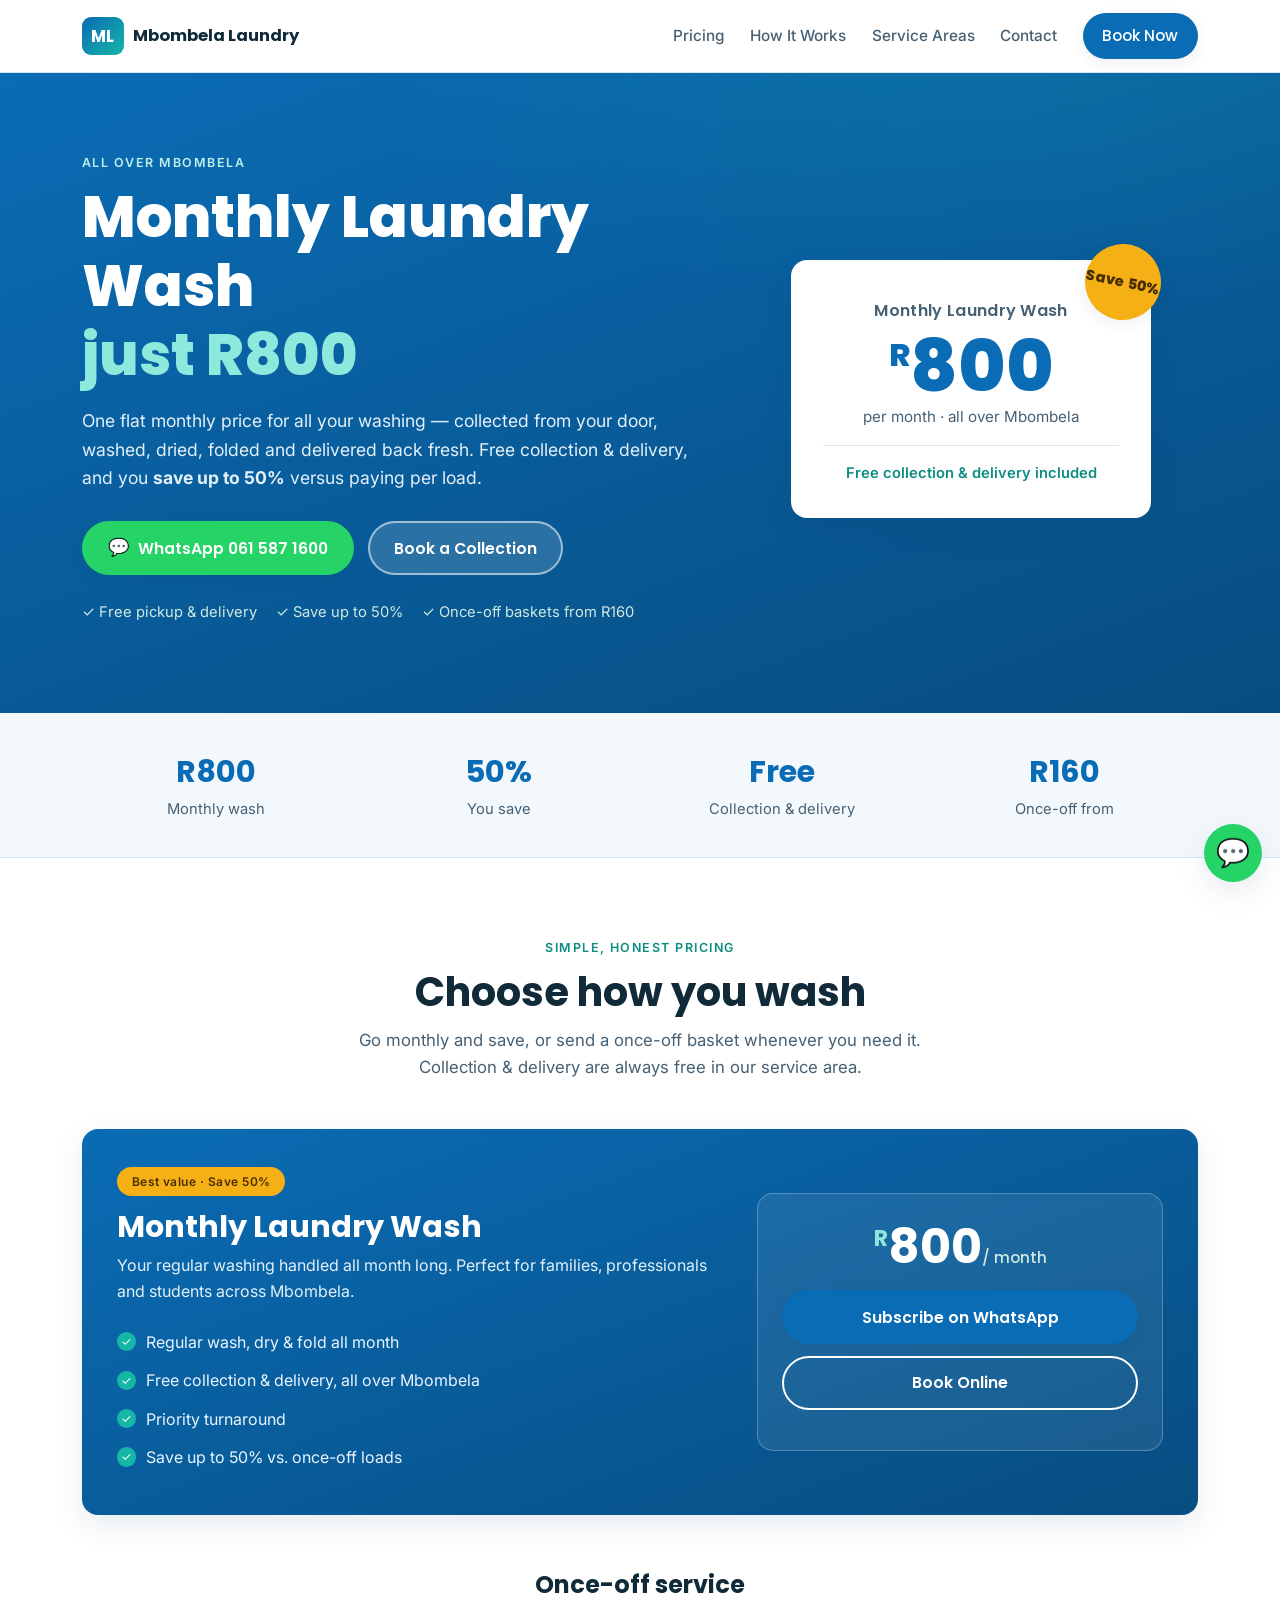
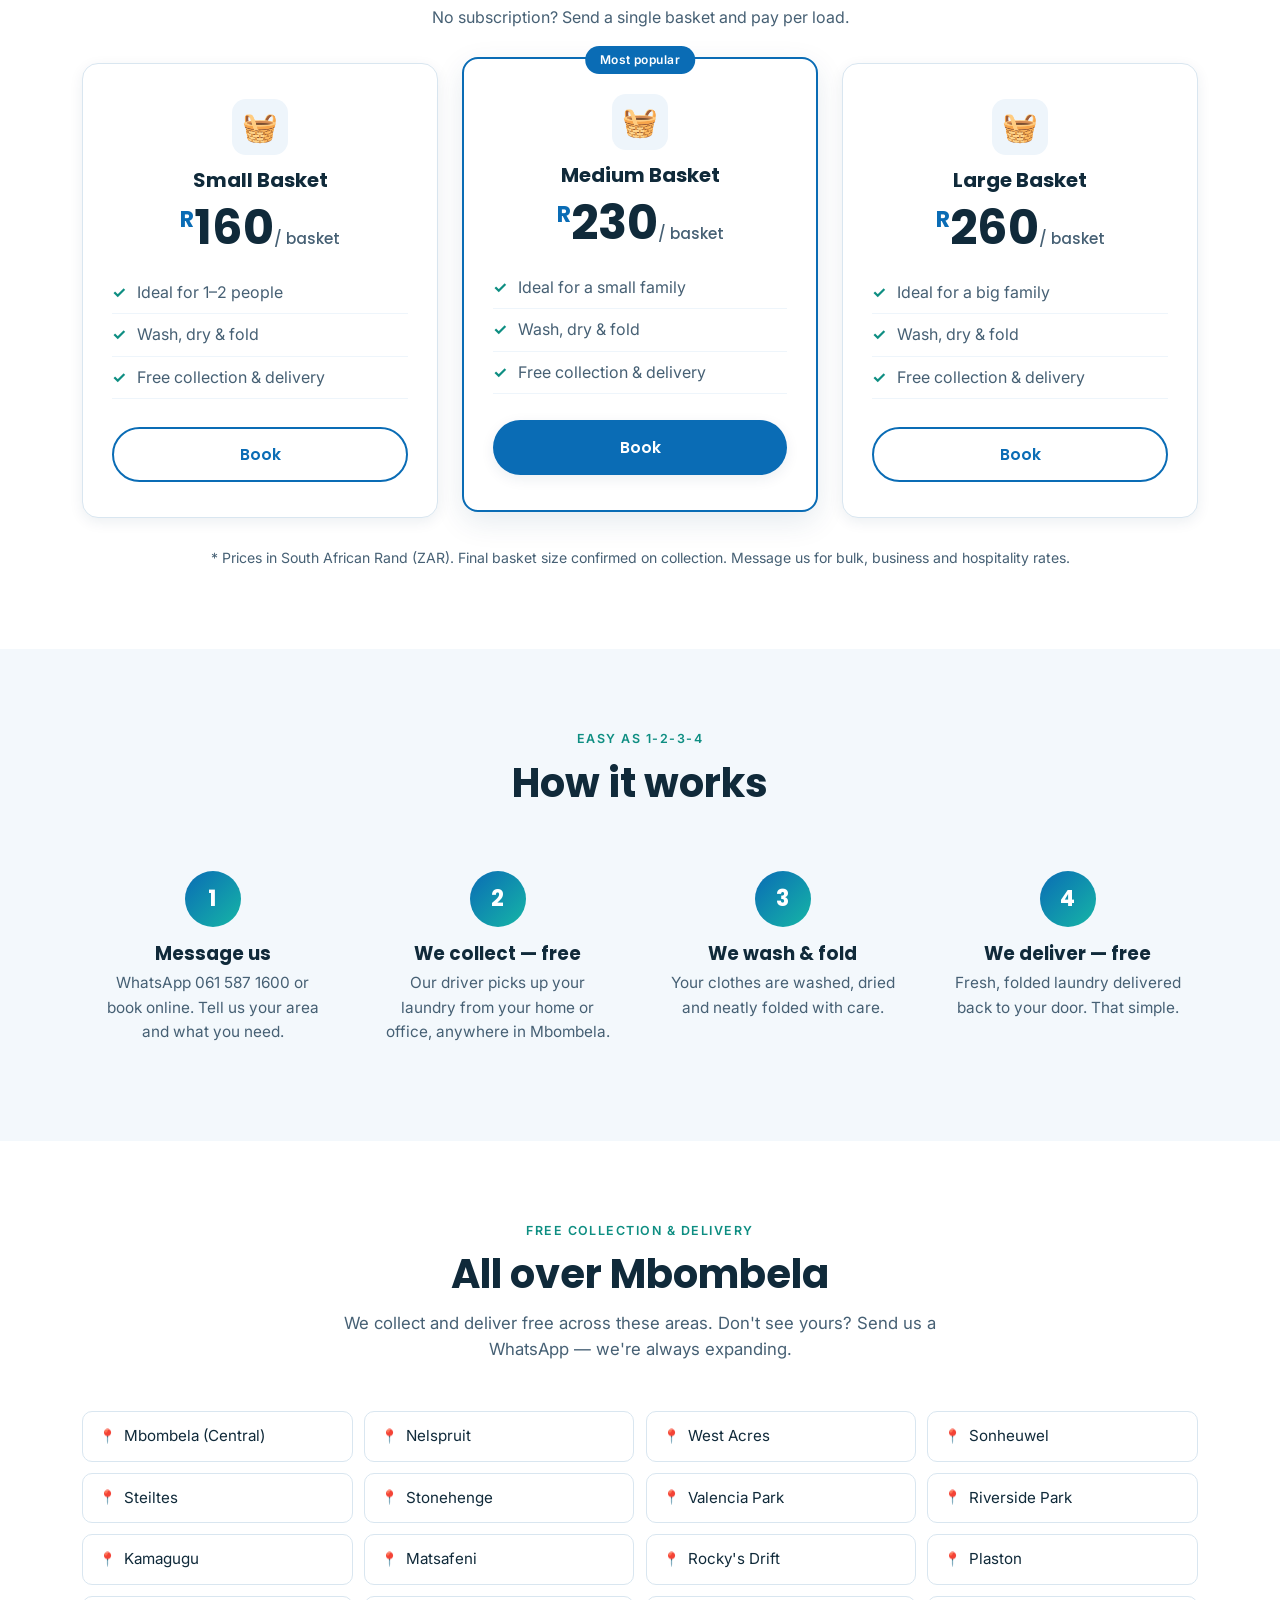
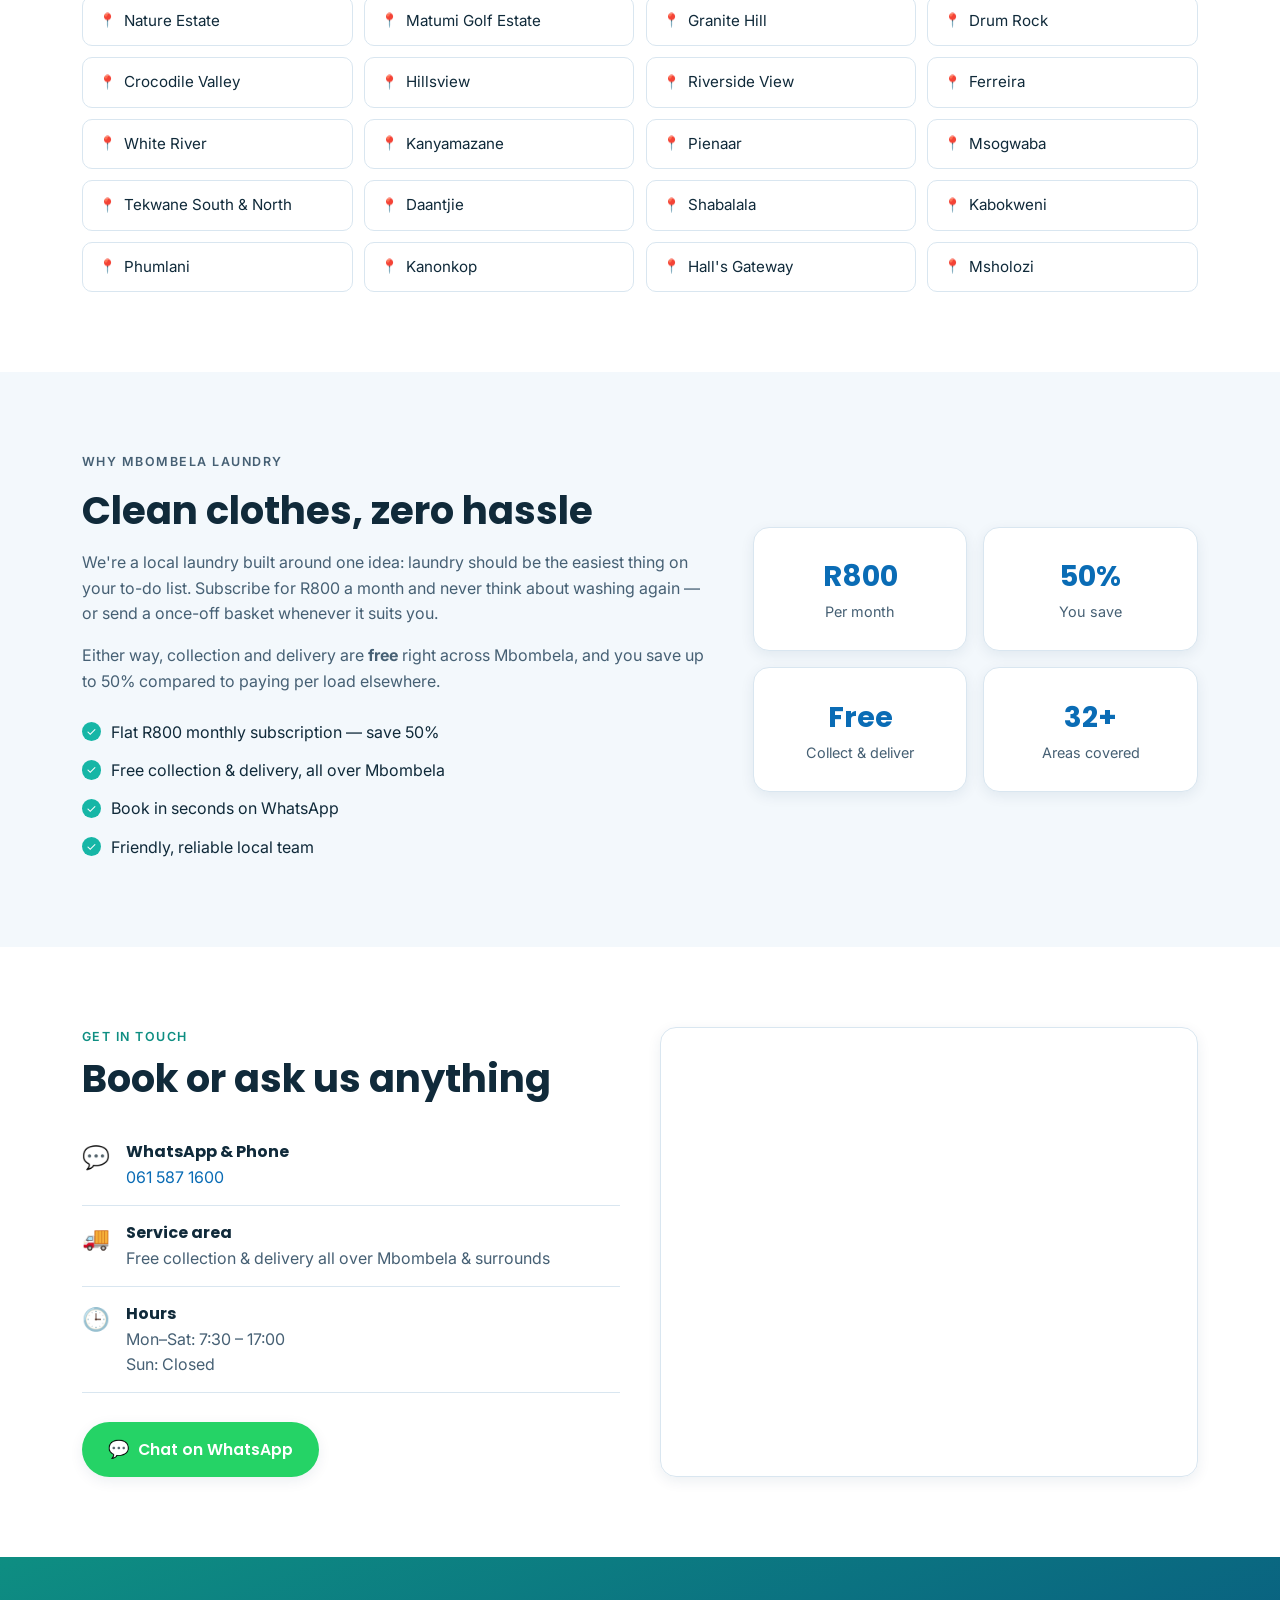
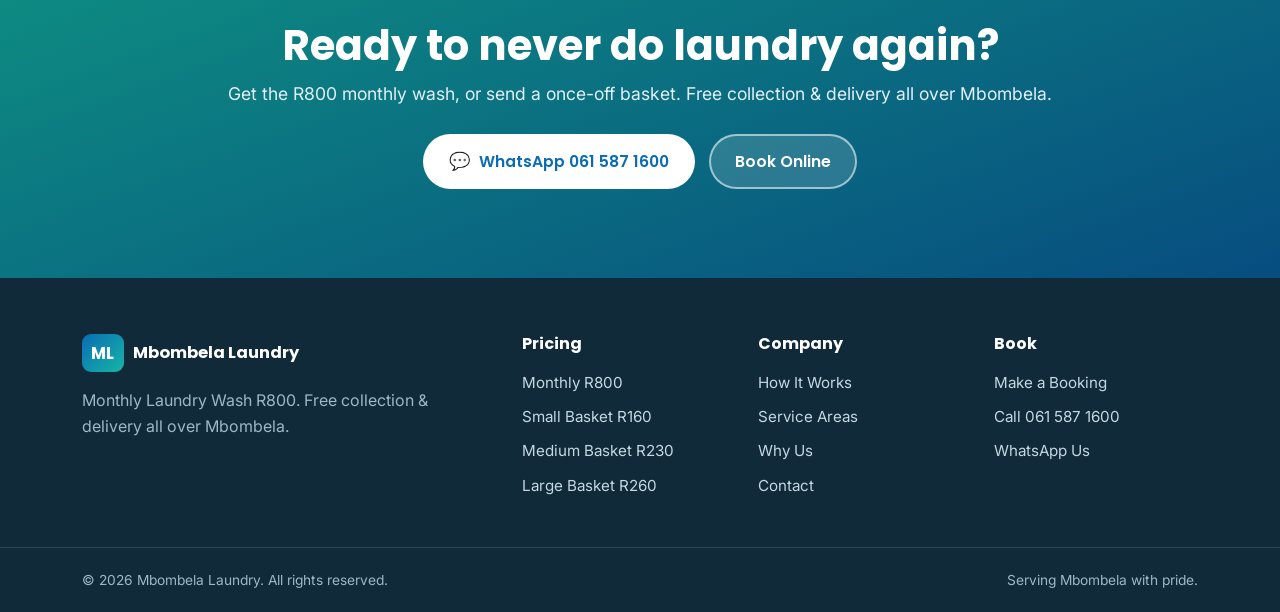
<file: index.html>
<!DOCTYPE html>
<html lang="en">
<head>
  <meta charset="UTF-8" />
  <meta name="viewport" content="width=device-width, initial-scale=1.0" />
  <meta name="description" content="Monthly Laundry Wash for R800 all over Mbombela — save 50% with our subscription. Free collection and delivery. Once-off baskets from R160. Book on WhatsApp 061 587 1600." />
  <title>Mbombela Laundry | Monthly Wash R800 · Free Collection &amp; Delivery</title>
  <link rel="preconnect" href="https://fonts.googleapis.com" />
  <link rel="preconnect" href="https://fonts.gstatic.com" crossorigin />
  <link href="https://fonts.googleapis.com/css2?family=Poppins:wght@500;600;700;800&family=Inter:wght@400;500;600&display=swap" rel="stylesheet" />
  <link rel="stylesheet" href="style.css" />
</head>
<body>
  <!-- Header / Navigation -->
  <header class="site-header" id="top">
    <nav class="nav container">
      <a href="index.html" class="brand">
        <span class="brand-mark">ML</span>
        <span class="brand-text">Mbombela Laundry</span>
      </a>

      <button class="nav-toggle" id="navToggle" aria-label="Toggle menu" aria-expanded="false">
        <span></span><span></span><span></span>
      </button>

      <ul class="nav-links" id="navLinks">
        <li><a href="#pricing">Pricing</a></li>
        <li><a href="#how">How It Works</a></li>
        <li><a href="#areas">Service Areas</a></li>
        <li><a href="#contact">Contact</a></li>
        <li><a href="booking.html" class="btn btn-primary btn-sm">Book Now</a></li>
      </ul>
    </nav>
  </header>

  <!-- Hero -->
  <section class="hero">
    <div class="container hero-inner">
      <div class="hero-content">
        <p class="eyebrow">All over Mbombela</p>
        <h1>Monthly Laundry Wash<br /><span class="accent">just R800</span></h1>
        <p class="hero-sub">
          One flat monthly price for all your washing — collected from your door,
          washed, dried, folded and delivered back fresh. Free collection &amp; delivery,
          and you <strong>save up to 50%</strong> versus paying per load.
        </p>
        <div class="hero-actions">
          <a href="https://wa.me/27615871600?text=Hi%20Mbombela%20Laundry%2C%20I'd%20like%20the%20R800%20monthly%20wash%20subscription." target="_blank" rel="noopener" class="btn btn-whatsapp">
            <span class="wa-ico">💬</span> WhatsApp 061 587 1600
          </a>
          <a href="booking.html" class="btn btn-ghost">Book a Collection</a>
        </div>
        <ul class="hero-badges">
          <li>✓ Free pickup &amp; delivery</li>
          <li>✓ Save up to 50%</li>
          <li>✓ Once-off baskets from R160</li>
        </ul>
      </div>
      <div class="hero-media">
        <div class="hero-deal">
          <span class="deal-save">Save 50%</span>
          <p class="deal-label">Monthly Laundry Wash</p>
          <p class="deal-price"><span>R</span>800</p>
          <p class="deal-per">per month · all over Mbombela</p>
          <p class="deal-foot">Free collection &amp; delivery included</p>
        </div>
      </div>
    </div>
  </section>

  <!-- Highlights strip -->
  <section class="stats">
    <div class="container stats-grid">
      <div class="stat"><span class="stat-num">R800</span><span class="stat-label">Monthly wash</span></div>
      <div class="stat"><span class="stat-num">50%</span><span class="stat-label">You save</span></div>
      <div class="stat"><span class="stat-num">Free</span><span class="stat-label">Collection &amp; delivery</span></div>
      <div class="stat"><span class="stat-num">R160</span><span class="stat-label">Once-off from</span></div>
    </div>
  </section>

  <!-- Pricing -->
  <section class="section" id="pricing">
    <div class="container">
      <div class="section-head">
        <p class="eyebrow">Simple, honest pricing</p>
        <h2>Choose how you wash</h2>
        <p class="section-sub">Go monthly and save, or send a once-off basket whenever you need it. Collection &amp; delivery are always free in our service area.</p>
      </div>

      <!-- Monthly subscription -->
      <div class="plan-feature">
        <div class="plan-feature-body">
          <span class="ribbon">Best value · Save 50%</span>
          <h3>Monthly Laundry Wash</h3>
          <p class="plan-feature-sub">Your regular washing handled all month long. Perfect for families, professionals and students across Mbombela.</p>
          <ul class="check-list">
            <li>Regular wash, dry &amp; fold all month</li>
            <li>Free collection &amp; delivery, all over Mbombela</li>
            <li>Priority turnaround</li>
            <li>Save up to 50% vs. once-off loads</li>
          </ul>
        </div>
        <div class="plan-feature-price">
          <p class="price"><span>R</span>800<small>/ month</small></p>
          <a href="https://wa.me/27615871600?text=Hi%20Mbombela%20Laundry%2C%20I'd%20like%20the%20R800%20monthly%20wash%20subscription." target="_blank" rel="noopener" class="btn btn-primary btn-block">Subscribe on WhatsApp</a>
          <a href="booking.html" class="btn btn-outline btn-block">Book Online</a>
        </div>
      </div>

      <h3 class="subhead">Once-off service</h3>
      <p class="subhead-sub">No subscription? Send a single basket and pay per load.</p>
      <div class="pricing-grid">
        <div class="price-card">
          <div class="basket-ico">🧺</div>
          <h3>Small Basket</h3>
          <p class="price"><span>R</span>160<small>/ basket</small></p>
          <ul>
            <li>Ideal for 1–2 people</li>
            <li>Wash, dry &amp; fold</li>
            <li>Free collection &amp; delivery</li>
          </ul>
          <a href="booking.html" class="btn btn-outline btn-block">Book</a>
        </div>

        <div class="price-card featured">
          <span class="ribbon">Most popular</span>
          <div class="basket-ico">🧺</div>
          <h3>Medium Basket</h3>
          <p class="price"><span>R</span>230<small>/ basket</small></p>
          <ul>
            <li>Ideal for a small family</li>
            <li>Wash, dry &amp; fold</li>
            <li>Free collection &amp; delivery</li>
          </ul>
          <a href="booking.html" class="btn btn-primary btn-block">Book</a>
        </div>

        <div class="price-card">
          <div class="basket-ico">🧺</div>
          <h3>Large Basket</h3>
          <p class="price"><span>R</span>260<small>/ basket</small></p>
          <ul>
            <li>Ideal for a big family</li>
            <li>Wash, dry &amp; fold</li>
            <li>Free collection &amp; delivery</li>
          </ul>
          <a href="booking.html" class="btn btn-outline btn-block">Book</a>
        </div>
      </div>
      <p class="price-note">* Prices in South African Rand (ZAR). Final basket size confirmed on collection. Message us for bulk, business and hospitality rates.</p>
    </div>
  </section>

  <!-- How it works -->
  <section class="section section-alt" id="how">
    <div class="container">
      <div class="section-head">
        <p class="eyebrow">Easy as 1-2-3-4</p>
        <h2>How it works</h2>
      </div>
      <div class="steps">
        <div class="step">
          <span class="step-num">1</span>
          <h3>Message us</h3>
          <p>WhatsApp 061 587 1600 or book online. Tell us your area and what you need.</p>
        </div>
        <div class="step">
          <span class="step-num">2</span>
          <h3>We collect — free</h3>
          <p>Our driver picks up your laundry from your home or office, anywhere in Mbombela.</p>
        </div>
        <div class="step">
          <span class="step-num">3</span>
          <h3>We wash &amp; fold</h3>
          <p>Your clothes are washed, dried and neatly folded with care.</p>
        </div>
        <div class="step">
          <span class="step-num">4</span>
          <h3>We deliver — free</h3>
          <p>Fresh, folded laundry delivered back to your door. That simple.</p>
        </div>
      </div>
    </div>
  </section>

  <!-- Service Areas -->
  <section class="section" id="areas">
    <div class="container">
      <div class="section-head">
        <p class="eyebrow">Free collection &amp; delivery</p>
        <h2>All over Mbombela</h2>
        <p class="section-sub">We collect and deliver free across these areas. Don't see yours? Send us a WhatsApp — we're always expanding.</p>
      </div>
      <ul class="areas-grid">
        <li>Mbombela (Central)</li>
        <li>Nelspruit</li>
        <li>West Acres</li>
        <li>Sonheuwel</li>
        <li>Steiltes</li>
        <li>Stonehenge</li>
        <li>Valencia Park</li>
        <li>Riverside Park</li>
        <li>Kamagugu</li>
        <li>Matsafeni</li>
        <li>Rocky's Drift</li>
        <li>Plaston</li>
        <li>Nature Estate</li>
        <li>Matumi Golf Estate</li>
        <li>Granite Hill</li>
        <li>Drum Rock</li>
        <li>Crocodile Valley</li>
        <li>Hillsview</li>
        <li>Riverside View</li>
        <li>Ferreira</li>
        <li>White River</li>
        <li>Kanyamazane</li>
        <li>Pienaar</li>
        <li>Msogwaba</li>
        <li>Tekwane South &amp; North</li>
        <li>Daantjie</li>
        <li>Shabalala</li>
        <li>Kabokweni</li>
        <li>Phumlani</li>
        <li>Kanonkop</li>
        <li>Hall's Gateway</li>
        <li>Msholozi</li>
      </ul>
    </div>
  </section>

  <!-- Why us -->
  <section class="section section-alt" id="about">
    <div class="container about-grid">
      <div class="about-text">
        <p class="eyebrow">Why Mbombela Laundry</p>
        <h2>Clean clothes, zero hassle</h2>
        <p>
          We're a local laundry built around one idea: laundry should be the easiest
          thing on your to-do list. Subscribe for R800 a month and never think about
          washing again — or send a once-off basket whenever it suits you.
        </p>
        <p>
          Either way, collection and delivery are <strong>free</strong> right across
          Mbombela, and you save up to 50% compared to paying per load elsewhere.
        </p>
        <ul class="check-list">
          <li>Flat R800 monthly subscription — save 50%</li>
          <li>Free collection &amp; delivery, all over Mbombela</li>
          <li>Book in seconds on WhatsApp</li>
          <li>Friendly, reliable local team</li>
        </ul>
      </div>
      <div class="about-stats">
        <div class="about-stat"><strong>R800</strong><span>Per month</span></div>
        <div class="about-stat"><strong>50%</strong><span>You save</span></div>
        <div class="about-stat"><strong>Free</strong><span>Collect &amp; deliver</span></div>
        <div class="about-stat"><strong>32+</strong><span>Areas covered</span></div>
      </div>
    </div>
  </section>

  <!-- Contact -->
  <section class="section" id="contact">
    <div class="container contact-grid">
      <div class="contact-info">
        <p class="eyebrow">Get in touch</p>
        <h2>Book or ask us anything</h2>
        <ul class="contact-list">
          <li>
            <span class="contact-ico">💬</span>
            <div>
              <strong>WhatsApp &amp; Phone</strong>
              <p><a href="https://wa.me/27615871600" target="_blank" rel="noopener">061 587 1600</a></p>
            </div>
          </li>
          <li>
            <span class="contact-ico">🚚</span>
            <div>
              <strong>Service area</strong>
              <p>Free collection &amp; delivery all over Mbombela &amp; surrounds</p>
            </div>
          </li>
          <li>
            <span class="contact-ico">🕒</span>
            <div>
              <strong>Hours</strong>
              <p>Mon–Sat: 7:30 – 17:00<br />Sun: Closed</p>
            </div>
          </li>
        </ul>
        <a href="https://wa.me/27615871600" target="_blank" rel="noopener" class="btn btn-whatsapp"><span class="wa-ico">💬</span> Chat on WhatsApp</a>
      </div>
      <div class="contact-map">
        <iframe
          title="Mbombela service area"
          src="https://www.google.com/maps?q=Mbombela,Mpumalanga&z=11&output=embed"
          width="100%" height="100%" style="border:0;" allowfullscreen=""
          loading="lazy" referrerpolicy="no-referrer-when-downgrade"></iframe>
      </div>
    </div>
  </section>

  <!-- CTA -->
  <section class="cta">
    <div class="container cta-inner">
      <h2>Ready to never do laundry again?</h2>
      <p>Get the R800 monthly wash, or send a once-off basket. Free collection &amp; delivery all over Mbombela.</p>
      <div class="hero-actions" style="justify-content:center">
        <a href="https://wa.me/27615871600?text=Hi%20Mbombela%20Laundry%2C%20I'd%20like%20to%20book%20a%20wash." target="_blank" rel="noopener" class="btn btn-light"><span class="wa-ico">💬</span> WhatsApp 061 587 1600</a>
        <a href="booking.html" class="btn btn-ghost">Book Online</a>
      </div>
    </div>
  </section>

  <!-- Footer -->
  <footer class="site-footer">
    <div class="container footer-grid">
      <div>
        <a href="index.html" class="brand brand-footer">
          <span class="brand-mark">ML</span>
          <span class="brand-text">Mbombela Laundry</span>
        </a>
        <p class="footer-tag">Monthly Laundry Wash R800. Free collection &amp; delivery all over Mbombela.</p>
      </div>
      <div>
        <h4>Pricing</h4>
        <ul>
          <li><a href="#pricing">Monthly R800</a></li>
          <li><a href="#pricing">Small Basket R160</a></li>
          <li><a href="#pricing">Medium Basket R230</a></li>
          <li><a href="#pricing">Large Basket R260</a></li>
        </ul>
      </div>
      <div>
        <h4>Company</h4>
        <ul>
          <li><a href="#how">How It Works</a></li>
          <li><a href="#areas">Service Areas</a></li>
          <li><a href="#about">Why Us</a></li>
          <li><a href="#contact">Contact</a></li>
        </ul>
      </div>
      <div>
        <h4>Book</h4>
        <ul>
          <li><a href="booking.html">Make a Booking</a></li>
          <li><a href="tel:+27615871600">Call 061 587 1600</a></li>
          <li><a href="https://wa.me/27615871600" target="_blank" rel="noopener">WhatsApp Us</a></li>
        </ul>
      </div>
    </div>
    <div class="footer-bottom">
      <div class="container">
        <p>&copy; <span id="year"></span> Mbombela Laundry. All rights reserved.</p>
        <p>Serving Mbombela with pride.</p>
      </div>
    </div>
  </footer>

  <!-- Floating WhatsApp button -->
  <a href="https://wa.me/27615871600" target="_blank" rel="noopener" class="wa-float" aria-label="Chat on WhatsApp">💬</a>

  <script src="main.js"></script>
</body>
</html>
</file>
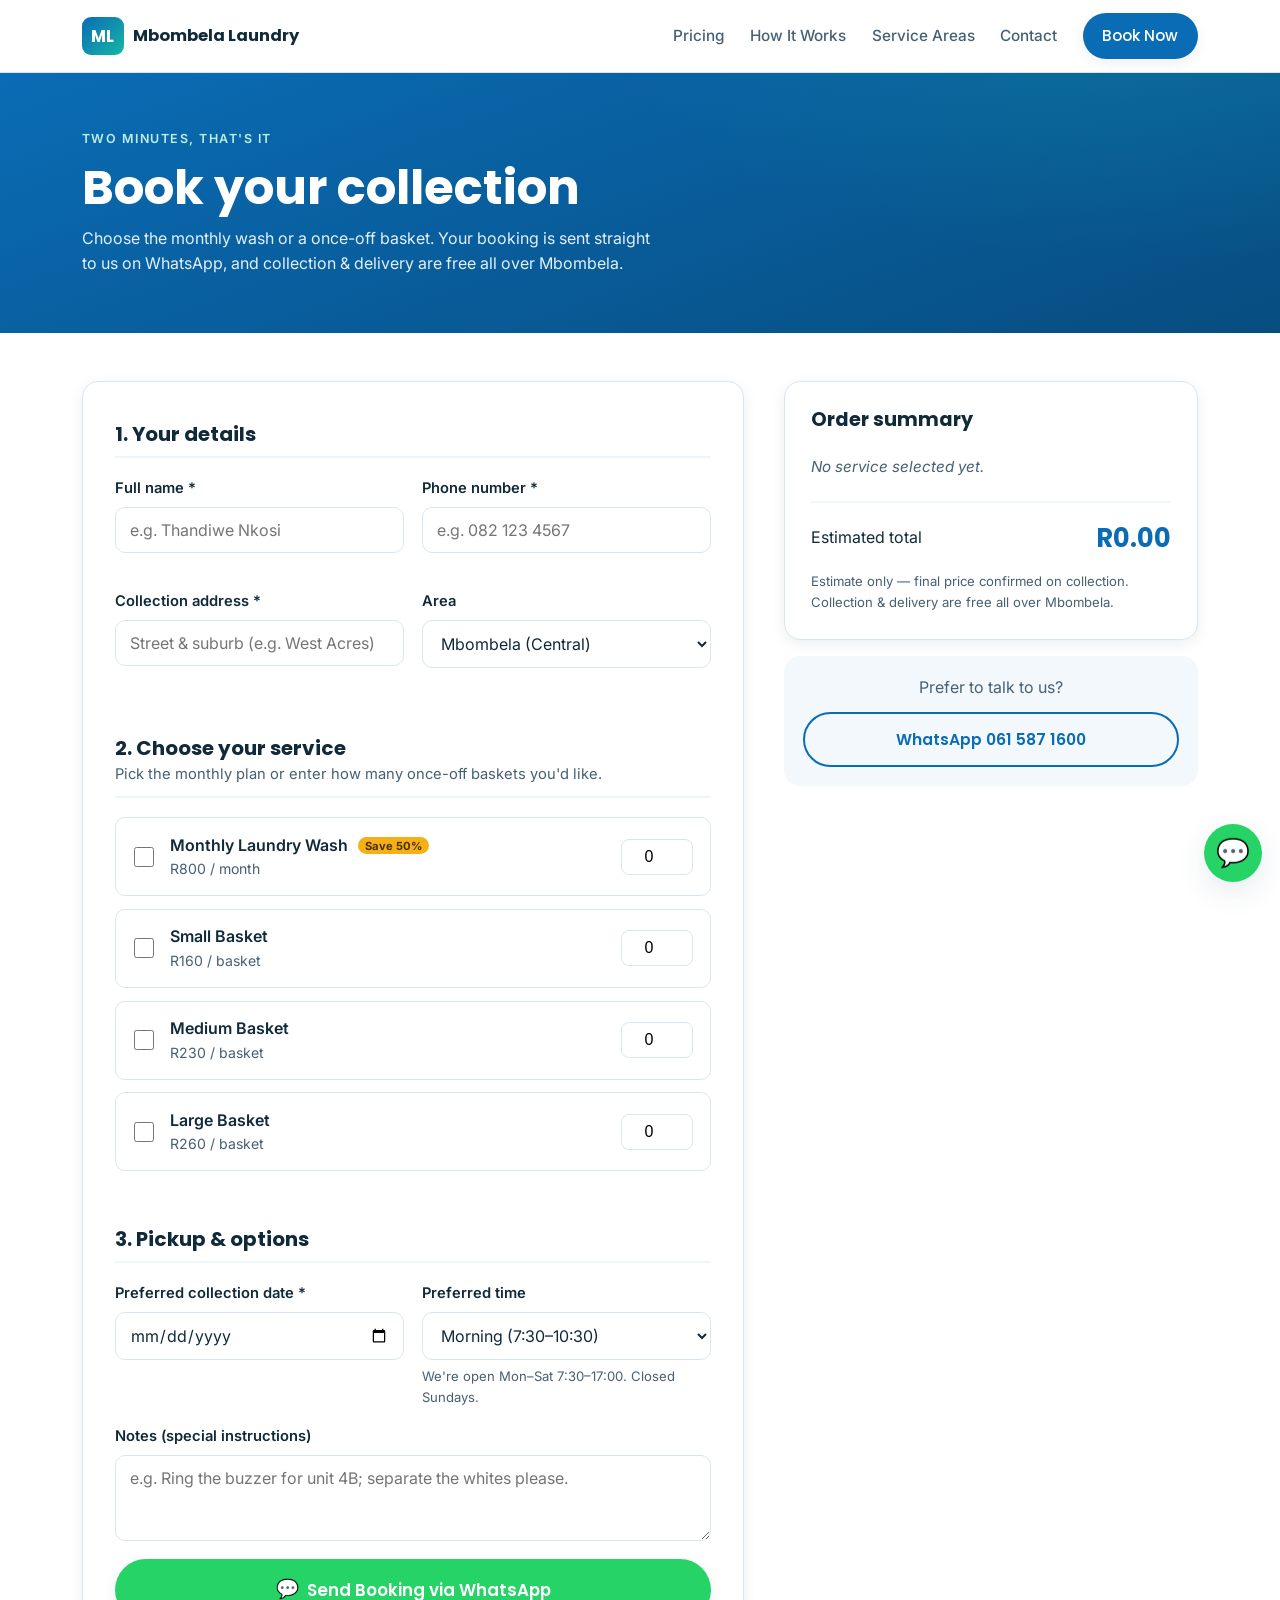
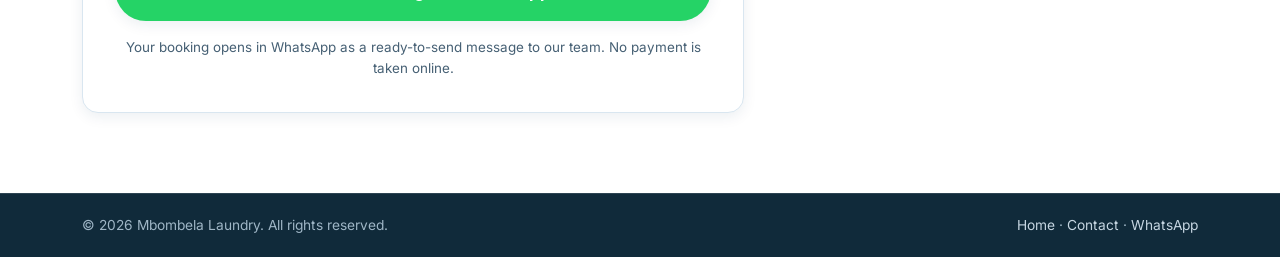
<file: booking.html>
<!DOCTYPE html>
<html lang="en">
<head>
  <meta charset="UTF-8" />
  <meta name="viewport" content="width=device-width, initial-scale=1.0" />
  <meta name="description" content="Book a laundry collection with Mbombela Laundry. Monthly R800 wash or once-off baskets from R160. Free collection and delivery all over Mbombela." />
  <title>Book a Collection | Mbombela Laundry</title>
  <link rel="preconnect" href="https://fonts.googleapis.com" />
  <link rel="preconnect" href="https://fonts.gstatic.com" crossorigin />
  <link href="https://fonts.googleapis.com/css2?family=Poppins:wght@500;600;700;800&family=Inter:wght@400;500;600&display=swap" rel="stylesheet" />
  <link rel="stylesheet" href="style.css" />
</head>
<body>
  <!-- Header / Navigation -->
  <header class="site-header">
    <nav class="nav container">
      <a href="index.html" class="brand">
        <span class="brand-mark">ML</span>
        <span class="brand-text">Mbombela Laundry</span>
      </a>

      <button class="nav-toggle" id="navToggle" aria-label="Toggle menu" aria-expanded="false">
        <span></span><span></span><span></span>
      </button>

      <ul class="nav-links" id="navLinks">
        <li><a href="index.html#pricing">Pricing</a></li>
        <li><a href="index.html#how">How It Works</a></li>
        <li><a href="index.html#areas">Service Areas</a></li>
        <li><a href="index.html#contact">Contact</a></li>
        <li><a href="booking.html" class="btn btn-primary btn-sm">Book Now</a></li>
      </ul>
    </nav>
  </header>

  <!-- Booking -->
  <section class="booking-hero">
    <div class="container">
      <p class="eyebrow">Two minutes, that's it</p>
      <h1>Book your collection</h1>
      <p class="booking-sub">Choose the monthly wash or a once-off basket. Your booking is sent straight to us on WhatsApp, and collection &amp; delivery are free all over Mbombela.</p>
    </div>
  </section>

  <section class="section booking-section">
    <div class="container booking-grid">
      <!-- Form -->
      <form class="booking-form" id="bookingForm" novalidate>
        <div class="form-step-head">
          <h2>1. Your details</h2>
        </div>
        <div class="form-row">
          <div class="field">
            <label for="name">Full name *</label>
            <input type="text" id="name" name="name" placeholder="e.g. Thandiwe Nkosi" required />
            <span class="error" data-for="name"></span>
          </div>
          <div class="field">
            <label for="phone">Phone number *</label>
            <input type="tel" id="phone" name="phone" placeholder="e.g. 082 123 4567" required />
            <span class="error" data-for="phone"></span>
          </div>
        </div>
        <div class="form-row">
          <div class="field">
            <label for="address">Collection address *</label>
            <input type="text" id="address" name="address" placeholder="Street &amp; suburb (e.g. West Acres)" required />
            <span class="error" data-for="address"></span>
          </div>
          <div class="field">
            <label for="area">Area</label>
            <select id="area" name="area">
              <option value="Mbombela (Central)">Mbombela (Central)</option>
              <option value="Nelspruit">Nelspruit</option>
              <option value="West Acres">West Acres</option>
              <option value="Sonheuwel">Sonheuwel</option>
              <option value="Steiltes">Steiltes</option>
              <option value="Stonehenge">Stonehenge</option>
              <option value="Valencia Park">Valencia Park</option>
              <option value="Riverside Park">Riverside Park</option>
              <option value="Kamagugu">Kamagugu</option>
              <option value="Rocky's Drift">Rocky's Drift</option>
              <option value="Plaston">Plaston</option>
              <option value="White River">White River</option>
              <option value="Kanyamazane">Kanyamazane</option>
              <option value="Pienaar">Pienaar</option>
              <option value="Msogwaba">Msogwaba</option>
              <option value="Tekwane South &amp; North">Tekwane South &amp; North</option>
              <option value="Kabokweni">Kabokweni</option>
              <option value="Other (Mbombela &amp; surrounds)">Other (Mbombela &amp; surrounds)</option>
            </select>
          </div>
        </div>

        <div class="form-step-head">
          <h2>2. Choose your service</h2>
          <p class="hint">Pick the monthly plan or enter how many once-off baskets you'd like.</p>
        </div>

        <div class="service-options">
          <label class="service-option">
            <input type="checkbox" class="svc-check" data-price="800" data-unit="month" data-label="Monthly Laundry Wash" />
            <span class="svc-body">
              <span class="svc-name">Monthly Laundry Wash <span class="svc-tag">Save 50%</span></span>
              <span class="svc-price">R800 / month</span>
            </span>
            <input type="number" class="svc-qty" min="0" value="0" aria-label="Monthly subscriptions" />
          </label>

          <label class="service-option">
            <input type="checkbox" class="svc-check" data-price="160" data-unit="basket" data-label="Small Basket" />
            <span class="svc-body">
              <span class="svc-name">Small Basket</span>
              <span class="svc-price">R160 / basket</span>
            </span>
            <input type="number" class="svc-qty" min="0" value="0" aria-label="Small baskets" />
          </label>

          <label class="service-option">
            <input type="checkbox" class="svc-check" data-price="230" data-unit="basket" data-label="Medium Basket" />
            <span class="svc-body">
              <span class="svc-name">Medium Basket</span>
              <span class="svc-price">R230 / basket</span>
            </span>
            <input type="number" class="svc-qty" min="0" value="0" aria-label="Medium baskets" />
          </label>

          <label class="service-option">
            <input type="checkbox" class="svc-check" data-price="260" data-unit="basket" data-label="Large Basket" />
            <span class="svc-body">
              <span class="svc-name">Large Basket</span>
              <span class="svc-price">R260 / basket</span>
            </span>
            <input type="number" class="svc-qty" min="0" value="0" aria-label="Large baskets" />
          </label>
        </div>
        <span class="error" data-for="services"></span>

        <div class="form-step-head">
          <h2>3. Pickup &amp; options</h2>
        </div>
        <div class="form-row">
          <div class="field">
            <label for="date">Preferred collection date *</label>
            <input type="date" id="date" name="date" required />
            <span class="error" data-for="date"></span>
          </div>
          <div class="field">
            <label for="time">Preferred time</label>
            <select id="time" name="time">
              <option value="Morning (7:30–10:30)">Morning (7:30–10:30)</option>
              <option value="Midday (10:30–13:00)">Midday (10:30–13:00)</option>
              <option value="Afternoon (13:00–17:00)">Afternoon (13:00–17:00)</option>
            </select>
            <span class="hint">We're open Mon–Sat 7:30–17:00. Closed Sundays.</span>
          </div>
        </div>
        <div class="field">
          <label for="notes">Notes (special instructions)</label>
          <textarea id="notes" name="notes" rows="3" placeholder="e.g. Ring the buzzer for unit 4B; separate the whites please."></textarea>
        </div>

        <button type="submit" class="btn btn-whatsapp btn-block btn-lg"><span class="wa-ico">💬</span> Send Booking via WhatsApp</button>
        <p class="form-disclaimer">Your booking opens in WhatsApp as a ready-to-send message to our team. No payment is taken online.</p>
      </form>

      <!-- Summary -->
      <aside class="booking-summary">
        <div class="summary-card">
          <h3>Order summary</h3>
          <ul class="summary-lines" id="summaryLines">
            <li class="summary-empty">No service selected yet.</li>
          </ul>
          <div class="summary-total">
            <span>Estimated total</span>
            <strong id="summaryTotal">R0.00</strong>
          </div>
          <p class="summary-note">Estimate only — final price confirmed on collection. Collection &amp; delivery are free all over Mbombela.</p>
        </div>
        <div class="summary-help">
          <p>Prefer to talk to us?</p>
          <a href="https://wa.me/27615871600" target="_blank" rel="noopener" class="btn btn-outline btn-block">WhatsApp 061 587 1600</a>
        </div>
      </aside>
    </div>

    <!-- Success message -->
    <div class="booking-success container" id="bookingSuccess" hidden>
      <div class="success-card">
        <div class="success-ico">✓</div>
        <h2>Booking request ready!</h2>
        <p id="successText">Thanks, we've got your details and will confirm your collection shortly.</p>
        <div class="success-actions">
          <a href="index.html" class="btn btn-outline">Back to Home</a>
          <button type="button" class="btn btn-primary" id="newBooking">Make Another Booking</button>
        </div>
      </div>
    </div>
  </section>

  <!-- Footer -->
  <footer class="site-footer">
    <div class="footer-bottom">
      <div class="container">
        <p>&copy; <span id="year"></span> Mbombela Laundry. All rights reserved.</p>
        <p><a href="index.html">Home</a> · <a href="index.html#contact">Contact</a> · <a href="https://wa.me/27615871600" target="_blank" rel="noopener">WhatsApp</a></p>
      </div>
    </div>
  </footer>

  <!-- Floating WhatsApp button -->
  <a href="https://wa.me/27615871600" target="_blank" rel="noopener" class="wa-float" aria-label="Chat on WhatsApp">💬</a>

  <script src="main.js"></script>
</body>
</html>
</file>
<file: style.css>
/* =========================================================
   Mbombela Laundry — Stylesheet
   ========================================================= */

:root {
  --blue:        #0a6cb5;
  --blue-dark:   #074d80;
  --teal:        #16b6a6;
  --teal-dark:   #0e8e82;
  --ink:         #102a3a;
  --ink-soft:    #466074;
  --bg:          #ffffff;
  --bg-soft:     #f3f8fc;
  --bg-alt:      #eef5fb;
  --line:        #d9e6f0;
  --white:       #ffffff;
  --wa:          #25d366;
  --wa-dark:     #1da851;
  --gold:        #f5b016;
  --shadow:      0 10px 30px rgba(10, 55, 95, 0.10);
  --shadow-sm:   0 4px 14px rgba(10, 55, 95, 0.08);
  --radius:      16px;
  --radius-sm:   10px;
  --maxw:        1160px;
  --font-head:   'Poppins', system-ui, sans-serif;
  --font-body:   'Inter', system-ui, sans-serif;
}

* { margin: 0; padding: 0; box-sizing: border-box; }

html { scroll-behavior: smooth; scroll-padding-top: 80px; }

body {
  font-family: var(--font-body);
  color: var(--ink);
  background: var(--bg);
  line-height: 1.6;
  -webkit-font-smoothing: antialiased;
}

h1, h2, h3, h4 { font-family: var(--font-head); line-height: 1.2; color: var(--ink); }
a { color: var(--blue); text-decoration: none; }
img { max-width: 100%; display: block; }

.container { width: 100%; max-width: var(--maxw); margin: 0 auto; padding: 0 22px; }

.eyebrow {
  text-transform: uppercase;
  letter-spacing: 0.12em;
  font-size: 0.78rem;
  font-weight: 600;
  color: var(--teal-dark);
  margin-bottom: 0.6rem;
}

/* ---------- Buttons ---------- */
.btn {
  display: inline-flex;
  align-items: center;
  justify-content: center;
  gap: 0.5rem;
  font-family: var(--font-head);
  font-weight: 600;
  font-size: 0.98rem;
  padding: 0.8rem 1.5rem;
  border-radius: 999px;
  border: 2px solid transparent;
  cursor: pointer;
  transition: transform 0.15s ease, box-shadow 0.15s ease, background 0.15s ease, color 0.15s ease;
  white-space: nowrap;
}
.btn:hover { transform: translateY(-2px); }
.btn:active { transform: translateY(0); }
.btn-primary { background: var(--blue); color: #fff; box-shadow: var(--shadow-sm); }
.btn-primary:hover { background: var(--blue-dark); color: #fff; }
.btn-ghost { background: rgba(255,255,255,0.14); color: #fff; border-color: rgba(255,255,255,0.55); }
.btn-ghost:hover { background: rgba(255,255,255,0.25); color: #fff; }
.btn-light { background: #fff; color: var(--blue); }
.btn-light:hover { color: var(--blue-dark); }
.btn-outline { background: transparent; color: var(--blue); border-color: var(--blue); }
.btn-outline:hover { background: var(--blue); color: #fff; }
.btn-whatsapp { background: var(--wa); color: #fff; box-shadow: var(--shadow-sm); }
.btn-whatsapp:hover { background: var(--wa-dark); color: #fff; }
.wa-ico { font-size: 1.1em; line-height: 1; }
.btn-sm { padding: 0.55rem 1.1rem; font-size: 0.9rem; }
.btn-lg { padding: 1rem 1.6rem; font-size: 1.05rem; }
.btn-block { width: 100%; }

/* ---------- Header / Nav ---------- */
.site-header {
  position: sticky;
  top: 0;
  z-index: 100;
  background: rgba(255,255,255,0.92);
  backdrop-filter: saturate(180%) blur(10px);
  border-bottom: 1px solid var(--line);
}
.nav { display: flex; align-items: center; justify-content: space-between; height: 72px; }
.brand { display: flex; align-items: center; gap: 0.55rem; font-family: var(--font-head); font-weight: 700; color: var(--ink); }
.brand-mark {
  background: linear-gradient(135deg, var(--blue), var(--teal));
  color: #fff;
  font-weight: 700;
  letter-spacing: 0.04em;
  padding: 0.35rem 0.55rem;
  border-radius: 9px;
  font-size: 1.05rem;
}
.brand-text { font-size: 1.02rem; line-height: 1.1; }
.nav-links { display: flex; align-items: center; gap: 1.6rem; list-style: none; }
.nav-links a { color: var(--ink-soft); font-weight: 500; font-size: 0.96rem; }
.nav-links a:not(.btn):hover { color: var(--blue); }
.nav-links .btn { color: #fff; }

.nav-toggle { display: none; flex-direction: column; gap: 5px; background: none; border: none; cursor: pointer; padding: 6px; }
.nav-toggle span { width: 26px; height: 3px; background: var(--ink); border-radius: 2px; transition: 0.25s; }
.nav-toggle.open span:nth-child(1) { transform: translateY(8px) rotate(45deg); }
.nav-toggle.open span:nth-child(2) { opacity: 0; }
.nav-toggle.open span:nth-child(3) { transform: translateY(-8px) rotate(-45deg); }

/* ---------- Hero ---------- */
.hero {
  background:
    radial-gradient(1200px 500px at 80% -10%, rgba(22,182,166,0.18), transparent 60%),
    linear-gradient(160deg, #0a6cb5 0%, #074d80 100%);
  color: #fff;
  padding: 5rem 0 5.5rem;
  position: relative;
  overflow: hidden;
}
.hero-inner { display: grid; grid-template-columns: 1.15fr 0.85fr; gap: 3rem; align-items: center; }
.hero-content { max-width: 40rem; }
.hero .eyebrow { color: #bdeee7; }
.hero h1 { font-size: clamp(2.4rem, 5vw, 3.6rem); color: #fff; margin-bottom: 1.1rem; }
.hero h1 .accent { color: #8ee9dd; }
.hero-sub { font-size: 1.1rem; color: #e3f0f9; max-width: 38rem; margin-bottom: 1.8rem; }
.hero-actions { display: flex; flex-wrap: wrap; gap: 0.9rem; margin-bottom: 1.6rem; }
.hero-badges { list-style: none; display: flex; flex-wrap: wrap; gap: 1.2rem; font-size: 0.92rem; color: #cfeae3; }

.hero h1 { font-weight: 800; }

/* Hero deal card */
.hero-media { display: flex; justify-content: center; }
.hero-deal {
  position: relative;
  width: 100%; max-width: 360px;
  background: #fff;
  border-radius: var(--radius);
  box-shadow: var(--shadow);
  padding: 2.4rem 2rem 2rem;
  text-align: center;
  color: var(--ink);
}
.deal-save {
  position: absolute; top: -16px; right: -10px;
  background: var(--gold); color: #4a2e00;
  font-family: var(--font-head); font-weight: 800; font-size: 0.9rem;
  width: 76px; height: 76px; border-radius: 50%;
  display: grid; place-items: center; transform: rotate(12deg);
  box-shadow: var(--shadow-sm); line-height: 1;
}
.deal-label { font-family: var(--font-head); font-weight: 600; color: var(--ink-soft); letter-spacing: 0.02em; }
.deal-price { font-family: var(--font-head); font-weight: 800; font-size: 4.5rem; line-height: 1; color: var(--blue); margin: 0.4rem 0 0.2rem; }
.deal-price span { font-size: 2rem; vertical-align: super; }
.deal-per { color: var(--ink-soft); font-size: 0.95rem; }
.deal-foot { margin-top: 1rem; padding-top: 1rem; border-top: 1px solid var(--line); font-weight: 600; color: var(--teal-dark); font-size: 0.92rem; }

/* ---------- Stats ---------- */
.stats { background: var(--bg-soft); border-bottom: 1px solid var(--line); }
.stats-grid { display: grid; grid-template-columns: repeat(4, 1fr); gap: 1rem; padding: 2.2rem 22px; }
.stat { text-align: center; }
.stat-num { display: block; font-family: var(--font-head); font-weight: 700; font-size: 1.9rem; color: var(--blue); }
.stat-label { color: var(--ink-soft); font-size: 0.92rem; }

/* ---------- Sections ---------- */
.section { padding: 5rem 0; }
.section-alt { background: var(--bg-soft); }
.section-head { text-align: center; max-width: 40rem; margin: 0 auto 3rem; }
.section-head h2 { font-size: clamp(1.8rem, 3.5vw, 2.5rem); margin-bottom: 0.7rem; }
.section-sub { color: var(--ink-soft); font-size: 1.05rem; }

/* ---------- Cards ---------- */
.cards { display: grid; grid-template-columns: repeat(3, 1fr); gap: 1.5rem; }
.card {
  background: #fff;
  border: 1px solid var(--line);
  border-radius: var(--radius);
  padding: 2rem 1.7rem;
  box-shadow: var(--shadow-sm);
  transition: transform 0.2s ease, box-shadow 0.2s ease;
}
.card:hover { transform: translateY(-5px); box-shadow: var(--shadow); }
.card-icon {
  font-size: 1.9rem;
  width: 58px; height: 58px;
  display: grid; place-items: center;
  background: var(--bg-alt);
  border-radius: 14px;
  margin-bottom: 1.1rem;
}
.card h3 { font-size: 1.2rem; margin-bottom: 0.5rem; }
.card p { color: var(--ink-soft); }

/* ---------- Pricing ---------- */
.pricing-grid { display: grid; grid-template-columns: repeat(3, 1fr); gap: 1.5rem; align-items: stretch; }
.price-card {
  background: #fff;
  border: 1px solid var(--line);
  border-radius: var(--radius);
  padding: 2.2rem 1.8rem;
  text-align: center;
  position: relative;
  display: flex;
  flex-direction: column;
  box-shadow: var(--shadow-sm);
}
.price-card.featured { border: 2px solid var(--blue); box-shadow: var(--shadow); transform: translateY(-6px); }
.ribbon {
  position: absolute; top: -13px; left: 50%; transform: translateX(-50%);
  background: var(--blue); color: #fff; font-size: 0.75rem; font-weight: 600;
  padding: 0.3rem 0.9rem; border-radius: 999px; letter-spacing: 0.04em;
}
.price-card h3 { font-size: 1.25rem; margin-bottom: 0.8rem; }
.price { font-family: var(--font-head); font-weight: 700; font-size: 3rem; color: var(--ink); line-height: 1; margin-bottom: 1.2rem; }
.price span { font-size: 1.4rem; vertical-align: super; color: var(--blue); }
.price small { font-size: 0.95rem; font-weight: 500; color: var(--ink-soft); }
.price-card ul { list-style: none; text-align: left; margin-bottom: 1.6rem; flex-grow: 1; }
.price-card li { padding: 0.5rem 0 0.5rem 1.6rem; position: relative; color: var(--ink-soft); border-bottom: 1px solid var(--bg-alt); }
.price-card li::before { content: "✓"; position: absolute; left: 0; color: var(--teal-dark); font-weight: 700; }
.price-note { text-align: center; color: var(--ink-soft); font-size: 0.88rem; margin-top: 1.8rem; }
.basket-ico {
  font-size: 1.8rem; width: 56px; height: 56px; margin: 0 auto 0.8rem;
  display: grid; place-items: center; background: var(--bg-alt); border-radius: 14px;
}

/* Monthly subscription feature banner */
.plan-feature {
  display: grid; grid-template-columns: 1.5fr 1fr; gap: 2rem; align-items: center;
  background: linear-gradient(160deg, #0a6cb5 0%, #074d80 100%);
  color: #fff; border-radius: var(--radius); padding: 2.4rem 2.2rem;
  box-shadow: var(--shadow); margin-bottom: 3.5rem; position: relative; overflow: hidden;
}
.plan-feature-body h3 { color: #fff; font-size: 1.9rem; margin: 0.8rem 0 0.5rem; }
.plan-feature-sub { color: #e3f0f9; margin-bottom: 1rem; }
.plan-feature .ribbon { position: static; transform: none; display: inline-block; background: var(--gold); color: #4a2e00; }
.plan-feature .check-list li { color: #eaf5ff; }
.plan-feature .check-list li::before { background: var(--teal); }
.plan-feature-price {
  background: rgba(255,255,255,0.08); border: 1px solid rgba(255,255,255,0.25);
  border-radius: var(--radius); padding: 1.8rem 1.5rem; text-align: center;
}
.plan-feature-price .price { color: #fff; margin-bottom: 1.2rem; }
.plan-feature-price .price span { color: #8ee9dd; }
.plan-feature-price .price small { color: #cfeae3; }
.plan-feature-price .btn { margin-bottom: 0.7rem; }
.plan-feature-price .btn-outline { color: #fff; border-color: #fff; }
.plan-feature-price .btn-outline:hover { background: #fff; color: var(--blue); }

.subhead { text-align: center; font-size: 1.5rem; margin-bottom: 0.3rem; }
.subhead-sub { text-align: center; color: var(--ink-soft); margin-bottom: 2rem; }

/* ---------- Service areas ---------- */
.areas-grid {
  list-style: none; display: grid; grid-template-columns: repeat(4, 1fr); gap: 0.7rem;
}
.areas-grid li {
  background: #fff; border: 1px solid var(--line); border-radius: var(--radius-sm);
  padding: 0.75rem 1rem; font-size: 0.95rem; color: var(--ink);
  display: flex; align-items: center; gap: 0.5rem;
}
.areas-grid li::before { content: "📍"; font-size: 0.85rem; }

/* ---------- Floating WhatsApp ---------- */
.wa-float {
  position: fixed; right: 18px; bottom: 18px; z-index: 200;
  width: 58px; height: 58px; border-radius: 50%;
  background: var(--wa); color: #fff; font-size: 1.7rem;
  display: grid; place-items: center; box-shadow: var(--shadow);
  transition: transform 0.15s ease, background 0.15s ease;
}
.wa-float:hover { transform: scale(1.08); background: var(--wa-dark); color: #fff; }

/* Service tag (booking) */
.svc-tag {
  font-size: 0.7rem; font-weight: 700; color: #4a2e00; background: var(--gold);
  padding: 0.1rem 0.45rem; border-radius: 999px; margin-left: 0.4rem; vertical-align: middle;
}

/* ---------- Steps ---------- */
.steps { display: grid; grid-template-columns: repeat(4, 1fr); gap: 1.5rem; }
.step { text-align: center; padding: 1rem; }
.step-num {
  display: grid; place-items: center;
  width: 56px; height: 56px; margin: 0 auto 1rem;
  background: linear-gradient(135deg, var(--blue), var(--teal));
  color: #fff; font-family: var(--font-head); font-weight: 700; font-size: 1.4rem;
  border-radius: 50%;
}
.step h3 { font-size: 1.15rem; margin-bottom: 0.4rem; }
.step p { color: var(--ink-soft); font-size: 0.96rem; }

/* ---------- About ---------- */
.about-grid { display: grid; grid-template-columns: 1.4fr 1fr; gap: 3rem; align-items: center; }
.about-text h2 { font-size: clamp(1.8rem, 3.5vw, 2.4rem); margin-bottom: 1rem; }
.about-text p { color: var(--ink-soft); margin-bottom: 1rem; }
.check-list { list-style: none; margin-top: 1.2rem; }
.check-list li { padding: 0.4rem 0 0.4rem 1.8rem; position: relative; }
.check-list li::before { content: "✓"; position: absolute; left: 0; width: 1.2rem; height: 1.2rem; background: var(--teal); color: #fff; border-radius: 50%; font-size: 0.75rem; display: grid; place-items: center; top: 0.55rem; }
.about-stats { display: grid; grid-template-columns: 1fr 1fr; gap: 1rem; }
.about-stat {
  background: #fff; border: 1px solid var(--line); border-radius: var(--radius);
  padding: 1.6rem 1rem; text-align: center; box-shadow: var(--shadow-sm);
}
.about-stat strong { display: block; font-family: var(--font-head); font-size: 1.8rem; color: var(--blue); }
.about-stat span { color: var(--ink-soft); font-size: 0.9rem; }

/* ---------- Reviews ---------- */
.review {
  background: #fff; border: 1px solid var(--line); border-radius: var(--radius);
  padding: 1.8rem; box-shadow: var(--shadow-sm);
}
.review p { color: var(--ink); font-size: 1.02rem; margin-bottom: 1rem; }
.review footer { font-weight: 600; color: var(--ink-soft); }
.stars { color: #f5a623; margin-top: 0.3rem; letter-spacing: 0.1em; }

/* ---------- Contact ---------- */
.contact-grid { display: grid; grid-template-columns: 1fr 1fr; gap: 2.5rem; align-items: stretch; }
.contact-info h2 { font-size: clamp(1.8rem, 3.5vw, 2.4rem); margin-bottom: 1.4rem; }
.contact-list { list-style: none; margin-bottom: 1.8rem; }
.contact-list li { display: flex; gap: 1rem; padding: 0.9rem 0; border-bottom: 1px solid var(--line); }
.contact-ico { font-size: 1.4rem; }
.contact-list strong { display: block; font-family: var(--font-head); }
.contact-list p { color: var(--ink-soft); }
.contact-map { min-height: 360px; border-radius: var(--radius); overflow: hidden; box-shadow: var(--shadow-sm); border: 1px solid var(--line); }
.contact-map iframe { width: 100%; height: 100%; min-height: 360px; }

/* ---------- CTA ---------- */
.cta {
  background: linear-gradient(160deg, var(--teal-dark), var(--blue-dark));
  color: #fff; text-align: center; padding: 4rem 0;
}
.cta-inner h2 { color: #fff; font-size: clamp(1.8rem, 4vw, 2.6rem); margin-bottom: 0.6rem; }
.cta-inner p { color: #e3f0f9; margin-bottom: 1.6rem; font-size: 1.1rem; }

/* ---------- Footer ---------- */
.site-footer { background: var(--ink); color: #c6d6e2; }
.footer-grid { display: grid; grid-template-columns: 2fr 1fr 1fr 1fr; gap: 2rem; padding: 3.5rem 22px 2.5rem; }
.brand-footer { color: #fff; margin-bottom: 1rem; }
.footer-tag { color: #9fb6c6; max-width: 22rem; }
.site-footer h4 { color: #fff; margin-bottom: 1rem; font-size: 1rem; }
.site-footer ul { list-style: none; }
.site-footer ul li { margin-bottom: 0.55rem; }
.site-footer ul a { color: #c6d6e2; font-size: 0.95rem; }
.site-footer ul a:hover { color: #fff; }
.footer-bottom { border-top: 1px solid rgba(255,255,255,0.12); padding: 1.3rem 0; }
.footer-bottom .container { display: flex; justify-content: space-between; flex-wrap: wrap; gap: 0.5rem; }
.footer-bottom p { font-size: 0.86rem; color: #9fb6c6; }
.footer-bottom a { color: #c6d6e2; }

/* =========================================================
   Booking page
   ========================================================= */
.booking-hero {
  background:
    radial-gradient(900px 400px at 90% -20%, rgba(22,182,166,0.2), transparent 60%),
    linear-gradient(160deg, #0a6cb5 0%, #074d80 100%);
  color: #fff; padding: 3.5rem 0;
}
.booking-hero h1 { color: #fff; font-size: clamp(2rem, 4.5vw, 3rem); }
.booking-hero .eyebrow { color: #bdeee7; }
.booking-sub { color: #e3f0f9; max-width: 36rem; margin-top: 0.6rem; }

.booking-section { padding-top: 3rem; }
.booking-grid { display: grid; grid-template-columns: 1.6fr 1fr; gap: 2.5rem; align-items: start; }

.booking-form {
  background: #fff; border: 1px solid var(--line); border-radius: var(--radius);
  padding: 2rem; box-shadow: var(--shadow-sm);
}
.form-step-head { margin: 0.5rem 0 1.2rem; padding-bottom: 0.6rem; border-bottom: 2px solid var(--bg-alt); }
.form-step-head:not(:first-child) { margin-top: 2rem; }
.form-step-head h2 { font-size: 1.25rem; }
.form-step-head .hint { color: var(--ink-soft); font-size: 0.92rem; margin-top: 0.2rem; }

.form-row { display: grid; grid-template-columns: 1fr 1fr; gap: 1.1rem; }
.field { margin-bottom: 1.1rem; display: flex; flex-direction: column; }
.field label { font-weight: 600; font-size: 0.92rem; margin-bottom: 0.4rem; color: var(--ink); }
.field .hint { font-size: 0.82rem; color: var(--ink-soft); margin-top: 0.35rem; }
.field input,
.field select,
.field textarea {
  font-family: var(--font-body); font-size: 1rem; color: var(--ink);
  padding: 0.75rem 0.9rem; border: 1.5px solid var(--line); border-radius: var(--radius-sm);
  background: #fff; transition: border-color 0.15s ease, box-shadow 0.15s ease;
  width: 100%;
}
.field input:focus,
.field select:focus,
.field textarea:focus {
  outline: none; border-color: var(--blue); box-shadow: 0 0 0 3px rgba(10,108,181,0.14);
}
.field input.invalid { border-color: #e0484f; }
.error { color: #d33b41; font-size: 0.82rem; min-height: 1rem; margin-top: 0.25rem; display: block; }

/* Service options */
.service-options { display: grid; gap: 0.8rem; margin-bottom: 0.5rem; }
.service-option {
  display: grid; grid-template-columns: auto 1fr auto; align-items: center; gap: 1rem;
  border: 1.5px solid var(--line); border-radius: var(--radius-sm);
  padding: 0.9rem 1.1rem; cursor: pointer; transition: border-color 0.15s ease, background 0.15s ease;
}
.service-option:hover { border-color: var(--blue); }
.service-option:has(.svc-check:checked) { border-color: var(--blue); background: var(--bg-soft); }
.svc-check { width: 20px; height: 20px; accent-color: var(--blue); }
.svc-body { display: flex; flex-direction: column; }
.svc-name { font-weight: 600; }
.svc-price { font-size: 0.88rem; color: var(--ink-soft); }
.svc-qty { width: 72px; text-align: center; padding: 0.5rem; border: 1.5px solid var(--line); border-radius: 8px; font-size: 1rem; }

.form-disclaimer { text-align: center; color: var(--ink-soft); font-size: 0.84rem; margin-top: 1rem; }

/* Summary */
.booking-summary { position: sticky; top: 92px; display: flex; flex-direction: column; gap: 1rem; }
.summary-card {
  background: #fff; border: 1px solid var(--line); border-radius: var(--radius);
  padding: 1.6rem; box-shadow: var(--shadow-sm);
}
.summary-card h3 { font-size: 1.2rem; margin-bottom: 1rem; }
.summary-lines { list-style: none; }
.summary-lines li { display: flex; justify-content: space-between; padding: 0.5rem 0; border-bottom: 1px solid var(--bg-alt); color: var(--ink); font-size: 0.95rem; }
.summary-lines .summary-empty { color: var(--ink-soft); border: none; justify-content: flex-start; font-style: italic; }
.summary-row { display: flex; justify-content: space-between; padding: 0.5rem 0; color: var(--ink-soft); font-size: 0.95rem; }
.summary-total {
  display: flex; justify-content: space-between; align-items: center;
  margin-top: 0.9rem; padding-top: 0.9rem; border-top: 2px solid var(--bg-alt);
}
.summary-total strong { font-family: var(--font-head); font-size: 1.6rem; color: var(--blue); }
.summary-note { font-size: 0.82rem; color: var(--ink-soft); margin-top: 0.8rem; }
.summary-help { text-align: center; background: var(--bg-soft); border-radius: var(--radius); padding: 1.2rem; }
.summary-help p { margin-bottom: 0.7rem; color: var(--ink-soft); }

/* Success */
.booking-success { margin-top: 2rem; }
.success-card {
  background: #fff; border: 1px solid var(--line); border-radius: var(--radius);
  box-shadow: var(--shadow); padding: 3rem 2rem; text-align: center; max-width: 540px; margin: 0 auto;
}
.success-ico {
  width: 70px; height: 70px; margin: 0 auto 1.2rem; border-radius: 50%;
  background: var(--teal); color: #fff; font-size: 2.2rem; display: grid; place-items: center;
}
.success-card h2 { margin-bottom: 0.6rem; }
.success-card p { color: var(--ink-soft); margin-bottom: 1.6rem; }
.success-actions { display: flex; gap: 0.8rem; justify-content: center; flex-wrap: wrap; }

/* =========================================================
   Responsive
   ========================================================= */
@media (max-width: 920px) {
  .hero { padding: 4rem 0 4.5rem; }
  .hero-inner { grid-template-columns: 1fr; gap: 2.2rem; }
  .hero-content { max-width: none; }
  .hero-media { order: 2; }
  .plan-feature { grid-template-columns: 1fr; }
  .areas-grid { grid-template-columns: repeat(3, 1fr); }
  .cards { grid-template-columns: repeat(2, 1fr); }
  .pricing-grid { grid-template-columns: 1fr; max-width: 420px; margin: 0 auto; }
  .price-card.featured { transform: none; }
  .steps { grid-template-columns: repeat(2, 1fr); }
  .about-grid, .contact-grid, .booking-grid { grid-template-columns: 1fr; }
  .booking-summary { position: static; }
  .footer-grid { grid-template-columns: 1fr 1fr; }
}

@media (max-width: 720px) {
  .nav-toggle { display: flex; }
  .nav-links {
    position: absolute; top: 72px; left: 0; right: 0;
    flex-direction: column; align-items: stretch; gap: 0;
    background: #fff; border-bottom: 1px solid var(--line);
    padding: 0.5rem 22px 1.2rem;
    box-shadow: var(--shadow);
    transform: translateY(-130%);
    transition: transform 0.28s ease;
    visibility: hidden;
  }
  .nav-links.open { transform: translateY(0); visibility: visible; }
  .nav-links li { padding: 0.35rem 0; }
  .nav-links .btn { margin-top: 0.5rem; }
  .stats-grid { grid-template-columns: repeat(2, 1fr); gap: 1.5rem; }
  .areas-grid { grid-template-columns: repeat(2, 1fr); }
  .plan-feature { padding: 1.8rem 1.4rem; }
  .plan-feature-body h3 { font-size: 1.6rem; }
}

@media (max-width: 520px) {
  .container { padding: 0 16px; }
  .section { padding: 3.5rem 0; }
  .cards, .steps { grid-template-columns: 1fr; }
  .about-stats { grid-template-columns: 1fr 1fr; }
  .form-row { grid-template-columns: 1fr; }
  .footer-grid { grid-template-columns: 1fr; }
  .footer-bottom .container { flex-direction: column; }
  .booking-form { padding: 1.4rem; }
  .hero { padding: 3rem 0 3.5rem; }
  .hero h1 { font-size: clamp(2.1rem, 9vw, 2.8rem); }
  .hero-sub { font-size: 1rem; }
  /* Stack hero / CTA buttons full-width so they're easy to tap */
  .hero-actions { flex-direction: column; align-items: stretch; }
  .hero-actions .btn { width: 100%; }
  .deal-price { font-size: 3.6rem; }
  .deal-save { width: 64px; height: 64px; font-size: 0.8rem; top: -12px; right: 0; }
  .section-head { margin-bottom: 2.2rem; }
  .service-option { grid-template-columns: auto 1fr; row-gap: 0.6rem; }
  .service-option .svc-qty { grid-column: 2; justify-self: start; }
  .success-actions { flex-direction: column; }
  .wa-float { width: 52px; height: 52px; font-size: 1.5rem; right: 14px; bottom: 14px; }
}

@media (max-width: 380px) {
  .stats-grid, .areas-grid, .about-stats { grid-template-columns: 1fr; }
  .deal-price { font-size: 3rem; }
}
</file>
